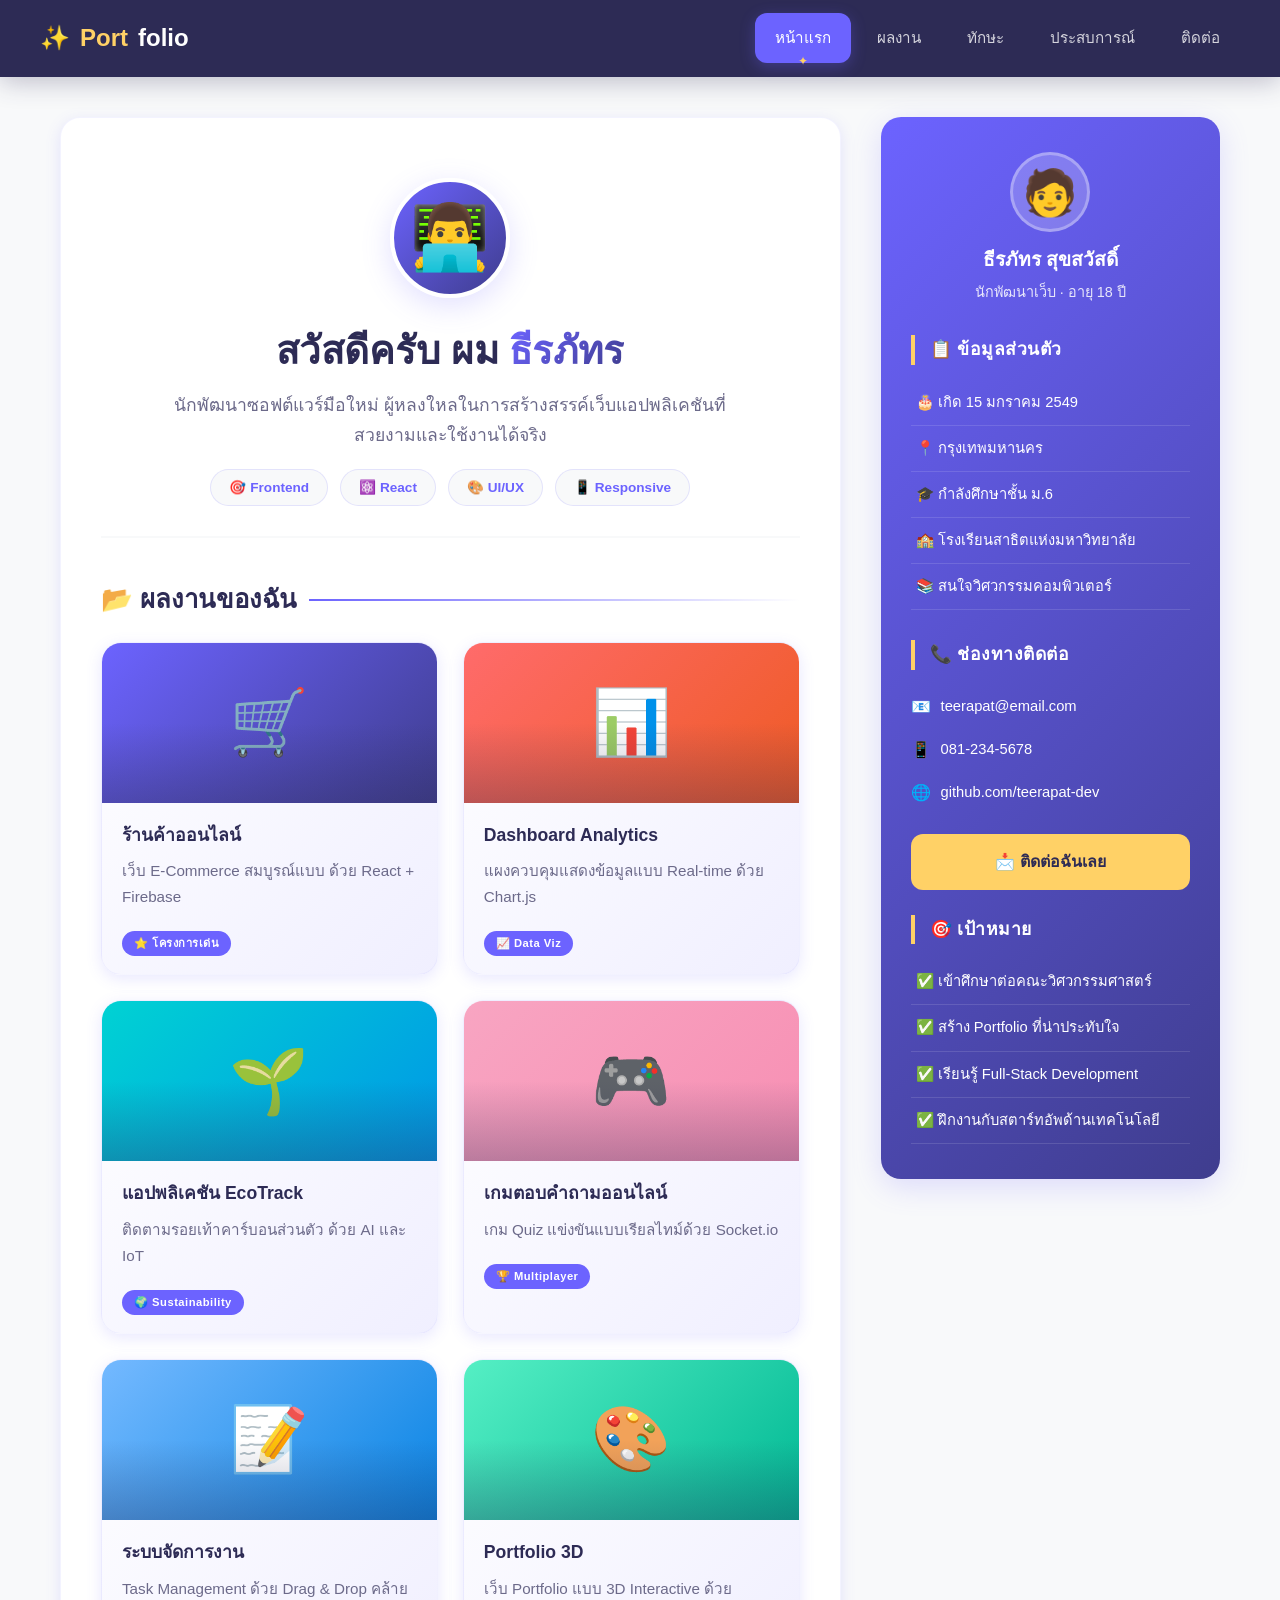
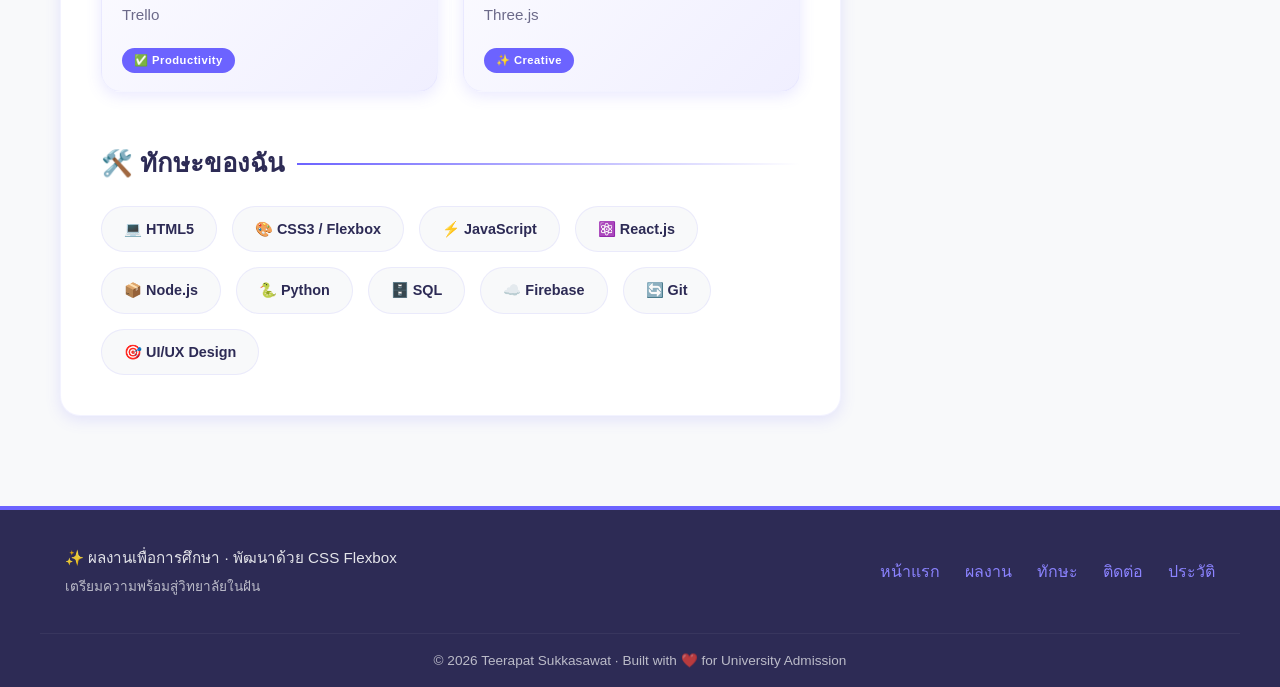
<file: index.html>
<!DOCTYPE html>
<html lang="th">
<head>
    <meta charset="UTF-8">
    <meta name="viewport" content="width=device-width, initial-scale=1.0">
    <title>ใบกิจกรรม: การสร้าง Portfolio Website</title>
    <style>
        /* ======================================== */
        /* กิจกรรมที่ 3.2: CSS VARIABLES - ธีมสีหลัก */
        /* ======================================== */
        :root {
            --primary: #6C63FF;           /* สีหลัก - ม่วงอมน้ำเงิน */
            --primary-dark: #5A52D5;      /* สีหลักเข้ม */
            --primary-light: #8B83FF;     /* สีหลักอ่อน */
            --secondary: #2D2B55;         /* สีรอง - น้ำเงินเข้ม */
            --accent: #FFD166;            /* สีเน้น - ทอง */
            --light: #F8F9FA;             /* สีพื้นหลังอ่อน */
            --white: #FFFFFF;
            --text-dark: #2D2B55;
            --text-light: #6C6A8A;
            --gradient-main: linear-gradient(135deg, #6C63FF, #3F3D8E);
            --gradient-card: linear-gradient(135deg, #FFFFFF, #F0EFFF);
            --shadow-sm: 0 4px 15px rgba(108, 99, 255, 0.15);
            --shadow-md: 0 8px 30px rgba(108, 99, 255, 0.2);
            --shadow-lg: 0 15px 45px rgba(108, 99, 255, 0.25);
            --radius-sm: 12px;
            --radius-md: 20px;
            --radius-lg: 30px;
            --transition: all 0.4s cubic-bezier(0.25, 0.46, 0.45, 0.94);
        }

        /* ======================================== */
        /* กิจกรรมที่ 1.1: RESET & BASE STYLES      */
        /* ======================================== */
        * {
            box-sizing: border-box;
            margin: 0;
            padding: 0;
        }

        body {
            font-family: 'Sarabun', 'Prompt', 'Kanit', sans-serif;
            background: var(--light);
            color: var(--text-dark);
            line-height: 1.7;
        }

        a {
            text-decoration: none;
            color: inherit;
        }

        /* ======================================== */
        /* กิจกรรมที่ 1.2: NAVIGATION BAR - เมนูนำทาง */
        /* ======================================== */
        .navbar {
            background: var(--secondary);
            padding: 0 30px;
            position: sticky;
            top: 0;
            z-index: 1000;
            box-shadow: 0 4px 25px rgba(45, 43, 85, 0.3);
            backdrop-filter: blur(10px);
        }

        /* กิจกรรมที่ 3.3: การจัดวางด้วย Flexbox */
        .nav-container {
            display: flex;
            justify-content: space-between;
            align-items: center;
            max-width: 1200px;
            margin: 0 auto;
        }

        .logo {
            color: var(--white);
            font-size: 1.5rem;
            font-weight: 700;
            padding: 18px 0;
            display: flex;
            align-items: center;
            gap: 10px;
            transition: var(--transition);
        }

        .logo span {
            color: var(--accent);
        }

        /* กิจกรรมที่ 4.2: Transition & Transform */
        .logo:hover {
            transform: scale(1.05);
            color: var(--accent);
        }

        .nav-menu {
            display: flex;
            list-style: none;
            gap: 6px;
            margin: 0;
            padding: 0;
        }

        .nav-menu a {
            color: rgba(255, 255, 255, 0.8);
            padding: 12px 20px;
            display: block;
            border-radius: var(--radius-sm);
            transition: var(--transition);
            font-weight: 500;
            font-size: 0.95rem;
            position: relative;
        }

        .nav-menu a:hover {
            background: var(--primary);
            color: var(--white);
            transform: translateY(-2px);
            box-shadow: 0 6px 20px rgba(108, 99, 255, 0.4);
        }

        .nav-menu .active {
            background: var(--primary);
            color: var(--white);
            box-shadow: 0 4px 15px rgba(108, 99, 255, 0.3);
        }

        .nav-menu .active::after {
            content: '✦';
            position: absolute;
            bottom: -8px;
            left: 50%;
            transform: translateX(-50%);
            color: var(--accent);
            font-size: 12px;
        }

        /* ======================================== */
        /* กิจกรรมที่ 1.2: CONTAINER & FLEX LAYOUT  */
        /* ======================================== */
        .container {
            max-width: 1200px;
            margin: 0 auto;
            padding: 40px 20px;
        }

        .flex-layout {
            display: flex;
            gap: 40px;
            align-items: flex-start;
        }

        /* ======================================== */
        /* กิจกรรมที่ 2.1: MAIN CONTENT - Semantic HTML */
        /* ======================================== */
        .content {
            flex: 3;
            background: var(--white);
            padding: 40px;
            border-radius: var(--radius-md);
            box-shadow: var(--shadow-sm);
            border: 1px solid rgba(108, 99, 255, 0.08);
        }

        /* Hero Section */
        .hero {
            text-align: center;
            padding: 20px 0 30px;
            border-bottom: 2px solid var(--light);
            margin-bottom: 35px;
        }

        .hero-avatar {
            width: 120px;
            height: 120px;
            background: var(--gradient-main);
            border-radius: 50%;
            display: flex;
            align-items: center;
            justify-content: center;
            margin: 0 auto 20px;
            font-size: 4rem;
            box-shadow: var(--shadow-md);
            border: 4px solid var(--white);
            transition: var(--transition);
        }

        /* กิจกรรมที่ 4.2: Transition & Transform */
        .hero-avatar:hover {
            transform: scale(1.05) rotate(-5deg);
        }

        .hero h1 {
            color: var(--secondary);
            font-size: 2.4rem;
            margin-bottom: 8px;
        }

        .hero h1 span {
            background: var(--gradient-main);
            -webkit-background-clip: text;
            -webkit-text-fill-color: transparent;
            background-clip: text;
        }

        .hero p {
            color: var(--text-light);
            font-size: 1.1rem;
            max-width: 600px;
            margin: 0 auto;
        }

        .hero-tags {
            display: flex;
            gap: 12px;
            justify-content: center;
            flex-wrap: wrap;
            margin-top: 18px;
        }

        .hero-tags span {
            background: var(--light);
            padding: 6px 18px;
            border-radius: 30px;
            font-size: 0.85rem;
            color: var(--primary);
            font-weight: 600;
            border: 1px solid rgba(108, 99, 255, 0.15);
            transition: var(--transition);
        }

        .hero-tags span:hover {
            background: var(--primary);
            color: var(--white);
            transform: translateY(-2px);
            box-shadow: var(--shadow-sm);
        }

        /* Section Headers */
        .section-title {
            color: var(--secondary);
            font-size: 1.6rem;
            margin: 40px 0 20px;
            display: flex;
            align-items: center;
            gap: 12px;
        }

        .section-title::after {
            content: '';
            flex: 1;
            height: 2px;
            background: linear-gradient(to right, var(--primary), transparent);
        }

        /* ======================================== */
        /* กิจกรรมที่ 3.3: CARD GRID - ผลงานของฉัน   */
        /* ======================================== */
        .card-grid {
            display: flex;
            gap: 25px;
            flex-wrap: wrap;
            margin-top: 10px;
        }

        /* กิจกรรมที่ 4.1: Box Model */
        .card {
            flex: 1 1 260px;
            background: var(--gradient-card);
            border-radius: var(--radius-md);
            overflow: hidden;
            box-shadow: var(--shadow-sm);
            transition: var(--transition);
            border: 1px solid rgba(108, 99, 255, 0.06);
            cursor: default;
            position: relative;
        }

        /* กิจกรรมที่ 4.2: Transition & Transform */
        .card:hover {
            transform: translateY(-12px) scale(1.01);
            box-shadow: var(--shadow-lg);
            border-color: var(--primary-light);
        }

        .card-image {
            height: 160px;
            background: var(--gradient-main);
            display: flex;
            align-items: center;
            justify-content: center;
            font-size: 4rem;
            color: var(--white);
            position: relative;
            overflow: hidden;
        }

        .card-image::after {
            content: '';
            position: absolute;
            top: 0;
            left: 0;
            right: 0;
            bottom: 0;
            background: linear-gradient(180deg, transparent 50%, rgba(45, 43, 85, 0.3));
        }

        .card:nth-child(2) .card-image { background: linear-gradient(135deg, #FF6B6B, #EE5A24); }
        .card:nth-child(3) .card-image { background: linear-gradient(135deg, #00D2D3, #0097E6); }
        .card:nth-child(4) .card-image { background: linear-gradient(135deg, #F8A5C2, #F78FB3); }
        .card:nth-child(5) .card-image { background: linear-gradient(135deg, #74B9FF, #0984E3); }
        .card:nth-child(6) .card-image { background: linear-gradient(135deg, #55EFC4, #00B894); }

        .card h3 {
            padding: 18px 20px 8px;
            font-size: 1.1rem;
            color: var(--secondary);
        }

        .card p {
            padding: 0 20px 18px;
            color: var(--text-light);
            font-size: 0.95rem;
            margin: 0;
        }

        .card-badge {
            display: inline-block;
            background: var(--primary);
            color: var(--white);
            font-size: 0.7rem;
            padding: 3px 12px;
            border-radius: 30px;
            margin: 0 20px 18px;
            font-weight: 600;
            letter-spacing: 0.5px;
        }

        /* ======================================== */
        /* SKILLS SECTION - ทักษะของฉัน             */
        /* ======================================== */
        .skills-grid {
            display: flex;
            gap: 15px;
            flex-wrap: wrap;
            margin-top: 10px;
        }

        .skill-item {
            background: var(--light);
            padding: 10px 22px;
            border-radius: 30px;
            font-weight: 600;
            font-size: 0.9rem;
            color: var(--secondary);
            border: 1px solid rgba(108, 99, 255, 0.1);
            transition: var(--transition);
            display: flex;
            align-items: center;
            gap: 8px;
        }

        .skill-item:hover {
            background: var(--primary);
            color: var(--white);
            transform: translateY(-3px);
            box-shadow: var(--shadow-sm);
        }

        /* ======================================== */
        /* กิจกรรมที่ 2.1: SIDEBAR - ข้อมูลส่วนตัว    */
        /* ======================================== */
        .sidebar {
            flex: 1.2;
            background: var(--gradient-main);
            color: var(--white);
            padding: 35px 30px;
            border-radius: var(--radius-md);
            box-shadow: var(--shadow-md);
            position: sticky;
            top: 100px;
        }

        .sidebar h3 {
            border-left: 4px solid var(--accent);
            padding-left: 15px;
            margin: 0 0 15px 0;
            font-size: 1.1rem;
            letter-spacing: 0.5px;
        }

        .sidebar h3:not(:first-child) {
            margin-top: 30px;
        }

        .sidebar .profile-intro {
            text-align: center;
            margin-bottom: 25px;
        }

        .sidebar .profile-intro .avatar-sm {
            width: 80px;
            height: 80px;
            background: rgba(255, 255, 255, 0.2);
            border-radius: 50%;
            display: flex;
            align-items: center;
            justify-content: center;
            margin: 0 auto 12px;
            font-size: 2.8rem;
            border: 3px solid rgba(255, 255, 255, 0.3);
        }

        .sidebar .profile-intro h4 {
            font-size: 1.2rem;
            margin-bottom: 4px;
        }

        .sidebar .profile-intro p {
            opacity: 0.85;
            font-size: 0.9rem;
        }

        .sidebar ul {
            list-style: none;
            padding: 0;
        }

        .sidebar li {
            padding: 10px 0;
            border-bottom: 1px solid rgba(255, 255, 255, 0.12);
            font-size: 0.92rem;
            transition: var(--transition);
            padding-left: 5px;
            display: flex;
            align-items: center;
            gap: 10px;
        }

        .sidebar li:hover {
            padding-left: 15px;
            background: rgba(255, 255, 255, 0.08);
            border-radius: 6px;
        }

        .sidebar .contact-info li {
            border-bottom: none;
            padding: 8px 0;
        }

        .sidebar .contact-info li::before {
            content: '📧 ';
            font-size: 1rem;
        }
        .sidebar .contact-info li:nth-child(2)::before { content: '📱 '; }
        .sidebar .contact-info li:nth-child(3)::before { content: '🌐 '; }

        .sidebar .btn-contact {
            display: block;
            background: var(--accent);
            color: var(--secondary);
            text-align: center;
            padding: 14px;
            border-radius: var(--radius-sm);
            font-weight: 700;
            margin-top: 20px;
            transition: var(--transition);
            border: none;
            cursor: pointer;
        }

        .sidebar .btn-contact:hover {
            transform: scale(1.02);
            box-shadow: 0 8px 25px rgba(255, 209, 102, 0.4);
            background: #FFD93D;
        }

        /* ======================================== */
        /* กิจกรรมที่ 1.2: FOOTER - ส่วนท้าย        */
        /* ======================================== */
        .footer {
            background: var(--secondary);
            color: var(--light);
            margin-top: 50px;
            border-top: 4px solid var(--primary);
        }

        .footer-content {
            max-width: 1200px;
            margin: 0 auto;
            padding: 35px 25px;
            display: flex;
            justify-content: space-between;
            align-items: center;
            flex-wrap: wrap;
            gap: 20px;
        }

        .footer-info p {
            font-size: 0.95rem;
            opacity: 0.9;
            margin: 0;
        }

        .footer-links {
            display: flex;
            gap: 25px;
            flex-wrap: wrap;
        }

        .footer-links a {
            color: var(--primary-light);
            font-weight: 500;
            transition: var(--transition);
            position: relative;
        }

        .footer-links a::after {
            content: '';
            position: absolute;
            bottom: -3px;
            left: 0;
            width: 0;
            height: 2px;
            background: var(--accent);
            transition: var(--transition);
        }

        .footer-links a:hover {
            color: var(--accent);
        }

        .footer-links a:hover::after {
            width: 100%;
        }

        .footer-bottom {
            border-top: 1px solid rgba(255, 255, 255, 0.08);
            padding: 15px 25px;
            text-align: center;
            font-size: 0.85rem;
            opacity: 0.7;
            max-width: 1200px;
            margin: 0 auto;
        }

        /* ======================================== */
        /* กิจกรรมที่ 4.3: RESPONSIVE - ปรับสำหรับมือถือ */
        /* ======================================== */
        @media (max-width: 992px) {
            .flex-layout {
                flex-direction: column;
            }

            .sidebar {
                position: static;
                width: 100%;
            }
        }

        @media (max-width: 768px) {
            .nav-container {
                flex-direction: column;
                padding: 10px 0;
            }

            .nav-menu {
                flex-wrap: wrap;
                justify-content: center;
            }

            .nav-menu a {
                padding: 8px 14px;
                font-size: 0.85rem;
            }

            .content {
                padding: 25px 20px;
            }

            .hero h1 {
                font-size: 1.8rem;
            }

            .card {
                flex: 1 1 100%;
            }

            .footer-content {
                flex-direction: column;
                text-align: center;
            }
        }

        @media (max-width: 480px) {
            .logo {
                font-size: 1.2rem;
            }

            .hero-avatar {
                width: 90px;
                height: 90px;
                font-size: 3rem;
            }

            .section-title {
                font-size: 1.3rem;
            }

            .sidebar {
                padding: 25px 20px;
            }
        }
    </style>
</head>
<body>

    <!-- ======================================== -->
    <!-- กิจกรรมที่ 1.2: NAVIGATION BAR - เมนูนำทาง -->
    <!-- ======================================== -->
    <nav class="navbar">
        <div class="nav-container">
            <a href="#" class="logo">✨ <span>Port</span>folio</a>
            <ul class="nav-menu">
                <li><a href="#" class="active">หน้าแรก</a></li>
                <li><a href="#">ผลงาน</a></li>
                <li><a href="#">ทักษะ</a></li>
                <li><a href="#">ประสบการณ์</a></li>
                <li><a href="#">ติดต่อ</a></li>
            </ul>
        </div>
    </nav>

    <!-- ======================================== -->
    <!-- กิจกรรมที่ 1.2: MAIN CONTENT & SIDEBAR   -->
    <!-- ======================================== -->
    <div class="container">
        <div class="flex-layout">
            
            <!-- กิจกรรมที่ 2.1: MAIN - เนื้อหาหลัก -->
            <main class="content">

                <!-- Hero Section -->
                <section class="hero">
                    <div class="hero-avatar">👨‍💻</div>
                    <h1>สวัสดีครับ ผม <span>ธีรภัทร</span></h1>
                    <p>นักพัฒนาซอฟต์แวร์มือใหม่ ผู้หลงใหลในการสร้างสรรค์เว็บแอปพลิเคชันที่สวยงามและใช้งานได้จริง</p>
                    <div class="hero-tags">
                        <span>🎯 Frontend</span>
                        <span>⚛️ React</span>
                        <span>🎨 UI/UX</span>
                        <span>📱 Responsive</span>
                    </div>
                </section>

                <!-- ผลงานของฉัน -->
                <h2 class="section-title">📂 ผลงานของฉัน</h2>
                <div class="card-grid">
                    <div class="card">
                        <div class="card-image">🛒</div>
                        <h3>ร้านค้าออนไลน์</h3>
                        <p>เว็บ E-Commerce สมบูรณ์แบบ ด้วย React + Firebase</p>
                        <span class="card-badge">⭐ โครงการเด่น</span>
                    </div>
                    <div class="card">
                        <div class="card-image">📊</div>
                        <h3>Dashboard Analytics</h3>
                        <p>แผงควบคุมแสดงข้อมูลแบบ Real-time ด้วย Chart.js</p>
                        <span class="card-badge">📈 Data Viz</span>
                    </div>
                    <div class="card">
                        <div class="card-image">🌱</div>
                        <h3>แอปพลิเคชัน EcoTrack</h3>
                        <p>ติดตามรอยเท้าคาร์บอนส่วนตัว ด้วย AI และ IoT</p>
                        <span class="card-badge">🌍 Sustainability</span>
                    </div>
                    <div class="card">
                        <div class="card-image">🎮</div>
                        <h3>เกมตอบคำถามออนไลน์</h3>
                        <p>เกม Quiz แข่งขันแบบเรียลไทม์ด้วย Socket.io</p>
                        <span class="card-badge">🏆 Multiplayer</span>
                    </div>
                    <div class="card">
                        <div class="card-image">📝</div>
                        <h3>ระบบจัดการงาน</h3>
                        <p>Task Management ด้วย Drag & Drop คล้าย Trello</p>
                        <span class="card-badge">✅ Productivity</span>
                    </div>
                    <div class="card">
                        <div class="card-image">🎨</div>
                        <h3>Portfolio 3D</h3>
                        <p>เว็บ Portfolio แบบ 3D Interactive ด้วย Three.js</p>
                        <span class="card-badge">✨ Creative</span>
                    </div>
                </div>

                <!-- ทักษะของฉัน -->
                <h2 class="section-title" style="margin-top: 50px;">🛠️ ทักษะของฉัน</h2>
                <div class="skills-grid">
                    <span class="skill-item">💻 HTML5</span>
                    <span class="skill-item">🎨 CSS3 / Flexbox</span>
                    <span class="skill-item">⚡ JavaScript</span>
                    <span class="skill-item">⚛️ React.js</span>
                    <span class="skill-item">📦 Node.js</span>
                    <span class="skill-item">🐍 Python</span>
                    <span class="skill-item">🗄️ SQL</span>
                    <span class="skill-item">☁️ Firebase</span>
                    <span class="skill-item">🔄 Git</span>
                    <span class="skill-item">🎯 UI/UX Design</span>
                </div>

            </main>

            <!-- กิจกรรมที่ 2.1: ASIDE - ข้อมูลส่วนตัว -->
            <aside class="sidebar">
                <div class="profile-intro">
                    <div class="avatar-sm">🧑</div>
                    <h4>ธีรภัทร สุขสวัสดิ์</h4>
                    <p>นักพัฒนาเว็บ · อายุ 18 ปี</p>
                </div>

                <h3>📋 ข้อมูลส่วนตัว</h3>
                <ul>
                    <li>🎂 เกิด 15 มกราคม 2549</li>
                    <li>📍 กรุงเทพมหานคร</li>
                    <li>🎓 กำลังศึกษาชั้น ม.6</li>
                    <li>🏫 โรงเรียนสาธิตแห่งมหาวิทยาลัย</li>
                    <li>📚 สนใจวิศวกรรมคอมพิวเตอร์</li>
                </ul>
                
                <h3>📞 ช่องทางติดต่อ</h3>
                <ul class="contact-info">
                    <li>teerapat@email.com</li>
                    <li>081-234-5678</li>
                    <li>github.com/teerapat-dev</li>
                </ul>

                <a href="#" class="btn-contact">📩 ติดต่อฉันเลย</a>

                <h3 style="margin-top: 25px;">🎯 เป้าหมาย</h3>
                <ul>
                    <li>✅ เข้าศึกษาต่อคณะวิศวกรรมศาสตร์</li>
                    <li>✅ สร้าง Portfolio ที่น่าประทับใจ</li>
                    <li>✅ เรียนรู้ Full-Stack Development</li>
                    <li>✅ ฝึกงานกับสตาร์ทอัพด้านเทคโนโลยี</li>
                </ul>
            </aside>
            
        </div>
    </div>

    <!-- ======================================== -->
    <!-- กิจกรรมที่ 1.2: FOOTER - ส่วนท้าย          -->
    <!-- ======================================== -->
    <footer class="footer">
        <div class="footer-content">
            <div class="footer-info">
                <p>✨ ผลงานเพื่อการศึกษา · พัฒนาด้วย CSS Flexbox</p>
                <p style="font-size: 0.85rem; margin-top: 4px; opacity: 0.7;">เตรียมความพร้อมสู่วิทยาลัยในฝัน</p>
            </div>
            <div class="footer-links">
                <a href="#">หน้าแรก</a>
                <a href="#">ผลงาน</a>
                <a href="#">ทักษะ</a>
                <a href="#">ติดต่อ</a>
                <a href="#">ประวัติ</a>
            </div>
        </div>
        <div class="footer-bottom">
            <p>© 2026 Teerapat Sukkasawat · Built with ❤️ for University Admission</p>
        </div>
    </footer>

</body>
</html>
</file>
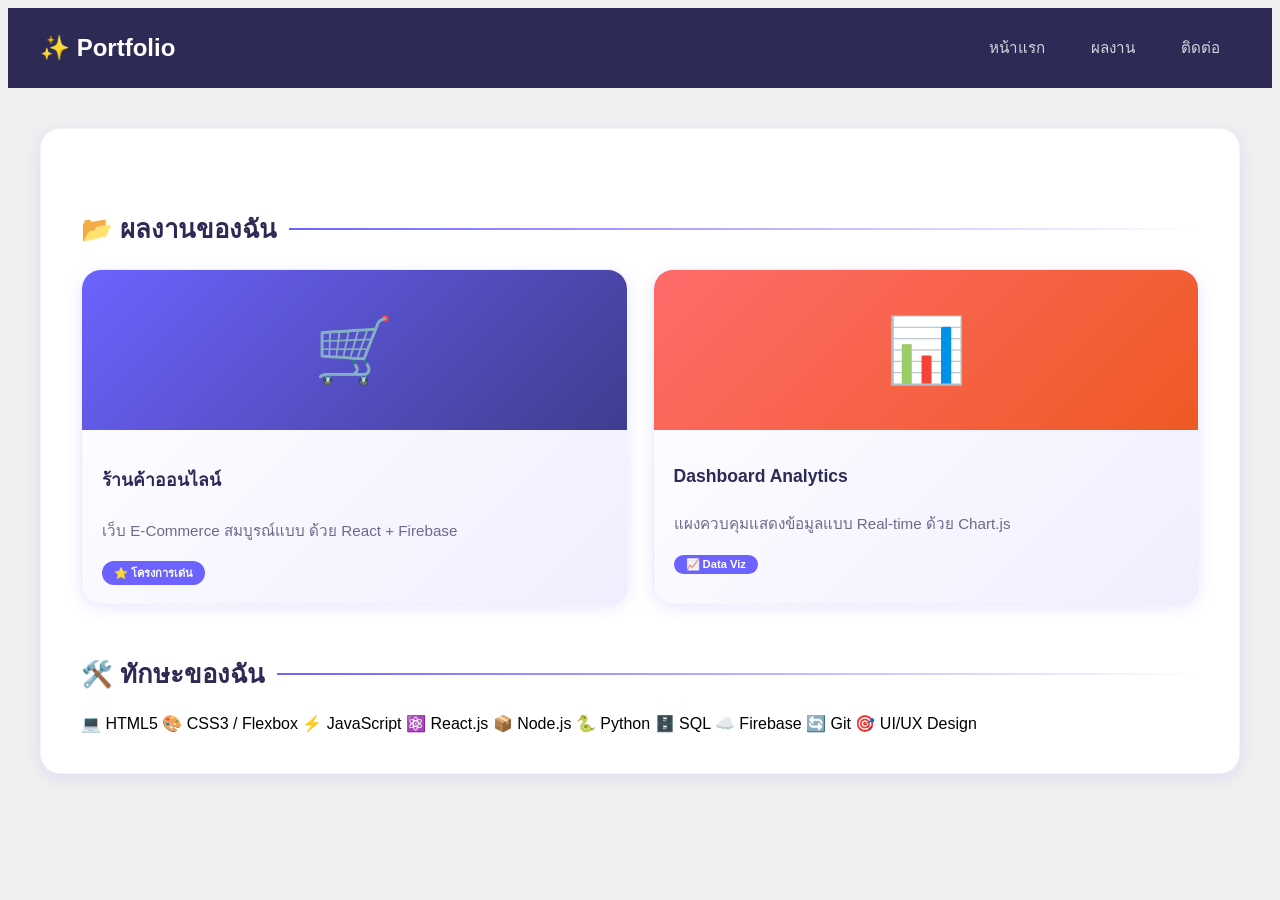
<file: portfolio.html>
<!DOCTYPE html>
<html lang="en">
<head>
    <meta charset="UTF-8">
    <meta name="viewport" content="width=device-width, initial-scale=1.0">
    <title>Document</title>
    <link rel="stylesheet" href="style.css">
</head>
<body>
    
    <!-- ===== ส่วนที่ 1: Navigation Bar ===== -->
    <div class="navbar">
        <div class="nav-container">
            <a href="#" class="logo">✨ Portfolio</a>
            <ul class="nav-menu">
                <li><a href="index.html">หน้าแรก</a></li>
                <li><a href="portfolio.html">ผลงาน</a></li>
                <!--<li><a href="#">ทักษะ</a></li>-->
                <li><a href="#">ติดต่อ</a></li>
            </ul>
        </div>
    </div>

    <!-- เนื้อหาส่วนอื่นจะมาเพิ่มทีหลัง -->
     <!-- ===== ส่วนที่ 2: Hero Section ===== -->
<!-- ===== ส่วนที่ 2: Main Content + Sidebar ===== -->
<div class="container">
    <div class="flex-layout">
        <!-- เนื้อหาหลัก -->
        <main class="content">
            
<!-- ===== ส่วนที่ 3: ผลงานของฉัน ===== -->
<h2 class="section-title">📂 ผลงานของฉัน</h2>
<div class="card-grid">
    <!-- การ์ดที่ 1 -->
    <div class="card">
        <div class="card-image">🛒</div>
        <h3>ร้านค้าออนไลน์</h3>
        <p>เว็บ E-Commerce สมบูรณ์แบบ ด้วย React + Firebase</p>
        <span class="card-badge">⭐ โครงการเด่น</span>
    </div>
    
    <!-- การ์ดที่ 2 -->
    <div class="card">
        <div class="card-image">📊</div>
        <h3>Dashboard Analytics</h3>
        <p>แผงควบคุมแสดงข้อมูลแบบ Real-time ด้วย Chart.js</p>
        <span class="card-badge">📈 Data Viz</span>
    </div>
    
   
</div>
    <!-- ทักษะของฉัน -->
                <h2 class="section-title" style="margin-top: 50px;">🛠️ ทักษะของฉัน</h2>
                <div class="skills-grid">
                    <span class="skill-item">💻 HTML5</span>
                    <span class="skill-item">🎨 CSS3 / Flexbox</span>
                    <span class="skill-item">⚡ JavaScript</span>
                    <span class="skill-item">⚛️ React.js</span>
                    <span class="skill-item">📦 Node.js</span>
                    <span class="skill-item">🐍 Python</span>
                    <span class="skill-item">🗄️ SQL</span>
                    <span class="skill-item">☁️ Firebase</span>
                    <span class="skill-item">🔄 Git</span>
                    <span class="skill-item">🎯 UI/UX Design</span>
                </div>
        
        </main>
        
        
    </div>
</div>

</body>
</html>
</file>
<file: style.css>
<style>
    /* ===== CSS พื้นฐาน ===== */
    * {
        margin: 0;
        padding: 0;
        box-sizing: border-box;
    }

    body {
        font-family: 'Sarabun', sans-serif;
        background: #f0f0f0;
    }

    a {
        text-decoration: none;
        color: white;
    }

    /* ===== Navigation Bar ===== */
    .navbar {
        background: #2D2B55;  /* สีน้ำเงินเข้ม */
        padding: 0 30px;
        position: sticky;
        top: 0;
        z-index: 1000;
    }

    .nav-container {
        max-width: 1200px;
        margin: 0 auto;
        display: flex;
        justify-content: space-between;
        align-items: center;
    }

    .logo {
        color: white;
        font-size: 1.5rem;
        font-weight: bold;
        padding: 18px 0;
    }

    .logo span {
        color: #FFD166;  /* สีทอง */
    }

    .nav-menu {
        display: flex;
        list-style: none;
        gap: 6px;
    }

    .nav-menu a {
        color: rgba(255, 255, 255, 0.8);
        padding: 12px 20px;
        display: block;
        border-radius: 12px;
        font-size: 0.95rem;
    }

    .nav-menu a:hover {
        background: #6C63FF;
        color: white;
    }

    .nav-menu .active {
        background: #6C63FF;
        color: white;
    }
    /* ===== Container ===== */
.container {
    max-width: 1200px;
    margin: 0 auto;
    padding: 40px 20px;
}

/* ===== Hero Section ===== */
.hero {
    text-align: center;
    padding: 20px 0 30px;
    border-bottom: 2px solid #f0f0f0;
    margin-bottom: 35px;
}

.hero-avatar {
    width: 120px;
    height: 120px;
    background: linear-gradient(135deg, #6C63FF, #3F3D8E);
    border-radius: 50%;
    display: flex;
    align-items: center;
    justify-content: center;
    margin: 0 auto 20px;
    font-size: 4rem;
    box-shadow: 0 8px 30px rgba(108, 99, 255, 0.2);
    border: 4px solid white;
}

.hero h1 {
    color: #2D2B55;
    font-size: 2.4rem;
    margin-bottom: 8px;
}

.hero h1 span {
    background: linear-gradient(135deg, #6C63FF, #3F3D8E);
    -webkit-background-clip: text;
    -webkit-text-fill-color: transparent;
    background-clip: text;
}

.hero-description {
    color: #6C6A8A;
    font-size: 1.1rem;
    max-width: 600px;
    margin: 0 auto;
}

.hero-tags {
    display: flex;
    gap: 12px;
    justify-content: center;
    flex-wrap: wrap;
    margin-top: 18px;
}

.hero-tags span {
    background: #f8f9fa;
    padding: 6px 18px;
    border-radius: 30px;
    font-size: 0.85rem;
    color: #6C63FF;
    font-weight: 600;
    border: 1px solid rgba(108, 99, 255, 0.15);
}
/* ===== Flex Layout ===== */
.flex-layout {
    display: flex;
    gap: 40px;
    align-items: flex-start;
}

/* ===== Main Content ===== */
.content {
    flex: 3;
    background: white;
    padding: 40px;
    border-radius: 20px;
    box-shadow: 0 4px 15px rgba(108, 99, 255, 0.15);
    border: 1px solid rgba(108, 99, 255, 0.08);
}

/* ===== Sidebar ===== */
.sidebar {
    flex: 1.2;
    background: linear-gradient(135deg, #6C63FF, #3F3D8E);
    color: white;
    padding: 35px 30px;
    border-radius: 20px;
    box-shadow: 0 8px 30px rgba(108, 99, 255, 0.2);
    position: sticky;
    top: 100px;
}

.sidebar h3 {
    border-left: 4px solid #FFD166;
    padding-left: 15px;
    margin: 0 0 15px 0;
    font-size: 1.1rem;
}

.sidebar h3:not(:first-child) {
    margin-top: 30px;
}

.sidebar .profile-intro {
    text-align: center;
    margin-bottom: 25px;
}

.sidebar .profile-intro .avatar-sm {
    width: 80px;
    height: 80px;
    background: rgba(255, 255, 255, 0.2);
    border-radius: 50%;
    display: flex;
    align-items: center;
    justify-content: center;
    margin: 0 auto 12px;
    font-size: 2.8rem;
    border: 3px solid rgba(255, 255, 255, 0.3);
}

.sidebar .profile-intro h4 {
    font-size: 1.2rem;
    margin-bottom: 4px;
}

.sidebar ul {
    list-style: none;
    padding: 0;
}

.sidebar li {
    padding: 10px 0;
    border-bottom: 1px solid rgba(255, 255, 255, 0.12);
    font-size: 0.92rem;
}

.sidebar .btn-contact {
    display: block;
    background: #FFD166;
    color: #2D2B55;
    text-align: center;
    padding: 14px;
    border-radius: 12px;
    font-weight: 700;
    margin-top: 20px;
}
/* ===== Section Title ===== */
.section-title {
    color: #2D2B55;
    font-size: 1.6rem;
    margin: 40px 0 20px;
    display: flex;
    align-items: center;
    gap: 12px;
}

.section-title::after {
    content: '';
    flex: 1;
    height: 2px;
    background: linear-gradient(to right, #6C63FF, transparent);
}

/* ===== Card Grid ===== */
.card-grid {
    display: flex;
    gap: 25px;
    flex-wrap: wrap;
    margin-top: 10px;
}

.card {
    flex: 1 1 260px;
    background: linear-gradient(135deg, #FFFFFF, #F0EFFF);
    border-radius: 20px;
    overflow: hidden;
    box-shadow: 0 4px 15px rgba(108, 99, 255, 0.15);
    border: 1px solid rgba(108, 99, 255, 0.06);
}

.card-image {
    height: 160px;
    background: linear-gradient(135deg, #6C63FF, #3F3D8E);
    display: flex;
    align-items: center;
    justify-content: center;
    font-size: 4rem;
    color: white;
    position: relative;
}

/* สีการ์ดแต่ละใบต่างกัน */
.card:nth-child(2) .card-image { 
    background: linear-gradient(135deg, #FF6B6B, #EE5A24); 
}
.card:nth-child(3) .card-image { 
    background: linear-gradient(135deg, #00D2D3, #0097E6); 
}
.card:nth-child(4) .card-image { 
    background: linear-gradient(135deg, #F8A5C2, #F78FB3); 
}
.card:nth-child(5) .card-image { 
    background: linear-gradient(135deg, #74B9FF, #0984E3); 
}
.card:nth-child(6) .card-image { 
    background: linear-gradient(135deg, #55EFC4, #00B894); 
}

.card h3 {
    padding: 18px 20px 8px;
    font-size: 1.1rem;
    color: #2D2B55;
}

.card p {
    padding: 0 20px 18px;
    color: #6C6A8A;
    font-size: 0.95rem;
    margin: 0;
}

.card-badge {
    display: inline-block;
    background: #6C63FF;
    color: white;
    font-size: 0.7rem;
    padding: 3px 12px;
    border-radius: 30px;
    margin: 0 20px 18px;
    font-weight: 600;
}
</style>
</file>
